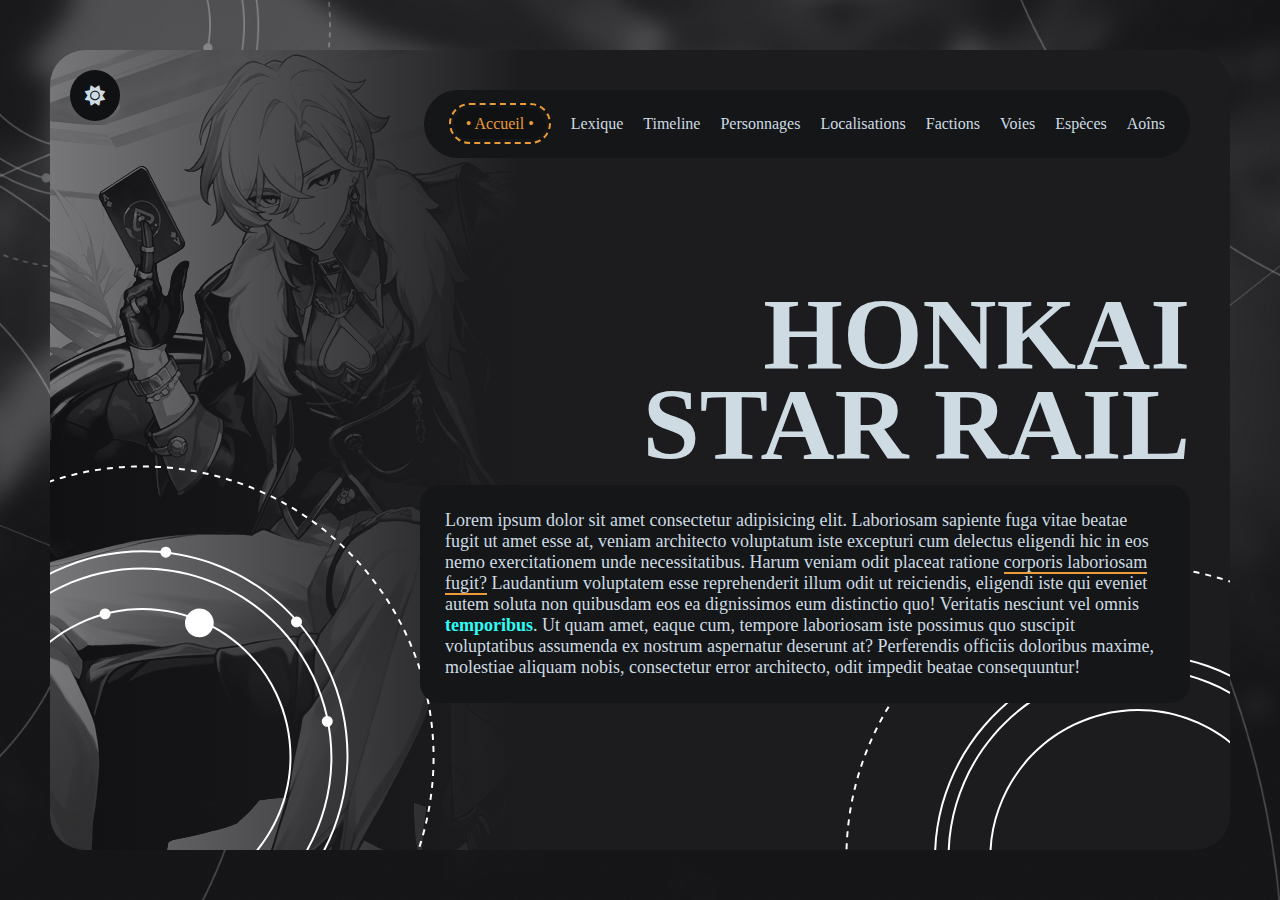
<file: index.html>
<!DOCTYPE html>
<html lang="en" data-color-scheme="dark">
<head>
    <meta charset="UTF-8">
    <meta name="viewport" content="width=device-width, initial-scale=1.0">
    <title>Accueil</title>
    <script src="https://code.jquery.com/jquery-3.6.0.min.js"></script>
    <link rel="stylesheet" href="https://cdnjs.cloudflare.com/ajax/libs/font-awesome/6.0.0/css/all.min.css">

    <link rel="stylesheet" href="style.css">
</head>
<body>

    <div id="container" class="Accueil">
    <div class="containerBG"></div>
    <div class="vector Vleft"></div>
    <div class="vector Vright"></div>
    <div id="navbarContainer"></div>
    <div class="contenu">
        <h1>Honkai<br/>Star Rail</h1>
            <p>
                Lorem ipsum dolor sit amet consectetur adipisicing elit. Laboriosam sapiente fuga vitae beatae fugit ut amet esse at, veniam architecto voluptatum iste excepturi cum delectus eligendi hic in eos nemo exercitationem unde necessitatibus. Harum veniam odit placeat ratione <u>corporis laboriosam fugit?</u> Laudantium voluptatem esse reprehenderit illum odit ut reiciendis, eligendi iste qui eveniet autem soluta non quibusdam eos ea dignissimos eum distinctio quo! Veritatis nesciunt vel omnis <b>temporibus</b>. Ut quam amet, eaque cum, tempore laboriosam iste possimus quo suscipit voluptatibus assumenda ex nostrum aspernatur deserunt at? Perferendis officiis doloribus maxime, molestiae aliquam nobis, consectetur error architecto, odit impedit beatae consequuntur!
            </p>

    </div>

    
    </div>

    <script src="scripts/navbar.js"></script>
    <script src="scripts/switch-theme.js"></script>
</body>
</html>
</file>
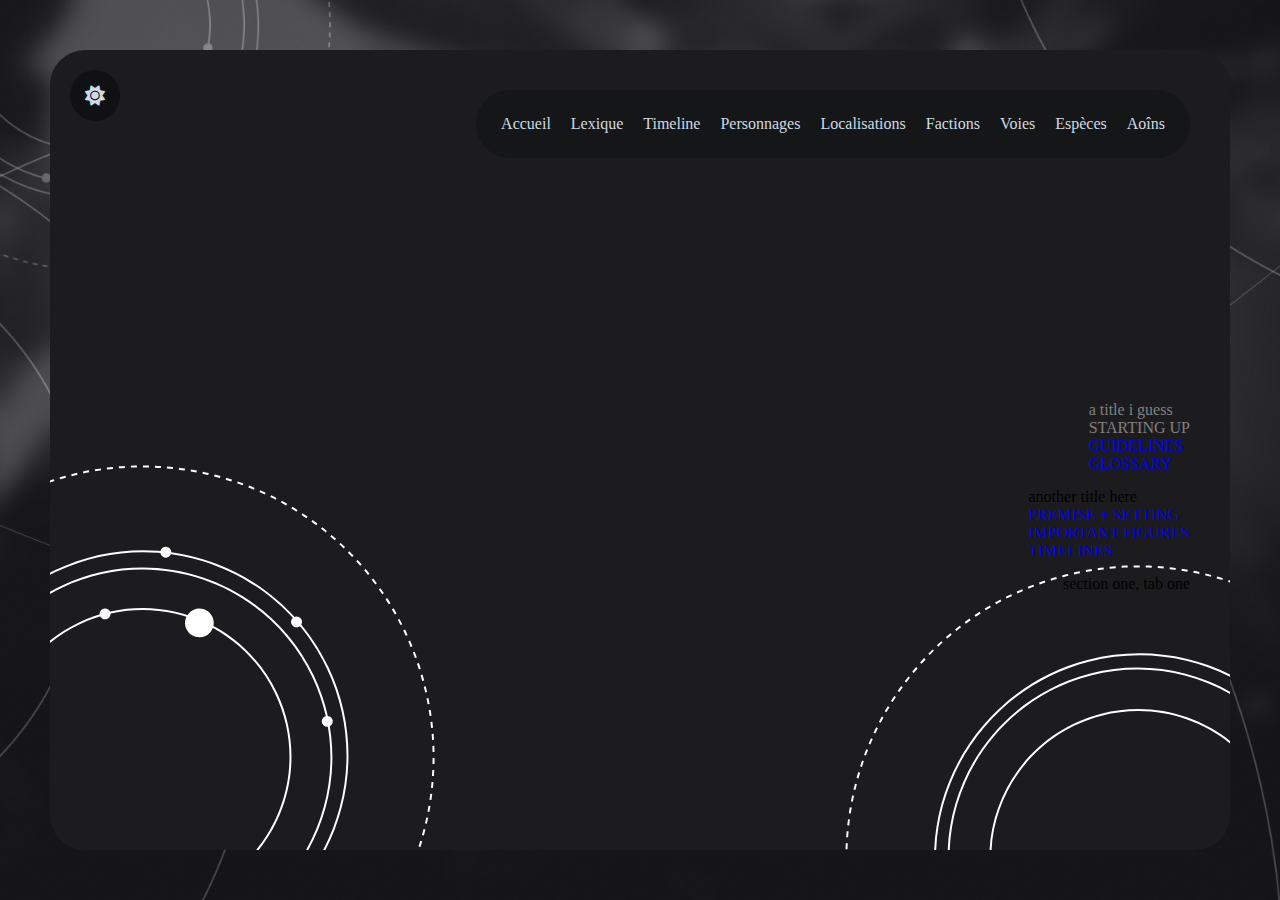
<file: aoins.html>
<!DOCTYPE html>
<html lang="en" data-color-scheme="dark">
<head>
    <meta charset="UTF-8">
    <meta name="viewport" content="width=device-width, initial-scale=1.0">
    <title>Lexique</title>
    <script src="https://code.jquery.com/jquery-3.6.0.min.js"></script>
    <link rel="stylesheet" href="https://cdnjs.cloudflare.com/ajax/libs/font-awesome/6.0.0/css/all.min.css">

    <link rel="stylesheet" href="style.css">
    <style>
      .label a {
	display: block;
	text-decoration: none;
}
.label.activeClass,
.sublabel.activeClass {
	color: gray!important;
}
.mainContent {
	position:relative;
	overflow: hidden;
}
.contentContainer,
.content {
	display: none;
}
.contentContainer.activeClass,
.content.activeClass {
	display: block;
}

.contentContainer {
	position: relative;
}
.content {
	position:relative;
}
    </style>
</head>
<body>

    <div id="container" class="Aoins">
    <div class="containerBG"></div>
    <div class="vector Vleft"></div>
    <div class="vector Vright"></div>
    <div id="navbarContainer"></div>
    <div class="contenu">
      <div class="label">
        a title i guess
        <a class="sublabel" id="subtab-1-1" href="#sec1-sub1">STARTING UP</a>
        <a class="sublabel" id="subtab-1-2" href="#sec1-sub2">GUIDELINES</a>
        <a class="sublabel" id="subtab-1-3" href="#sec1-sub3">GLOSSARY</a>
        </div>
        
        <div class="label">
        another title here
        <a class="sublabel" id="subtab-2-1" href="#sec2-sub1">PREMISE + SETTING</a>
        <a class="sublabel" id="subtab-2-2" href="#sec2-sub2">IMPORTANT FIGURES</a>
        <a class="sublabel" id="subtab-2-3" href="#sec2-sub3">TIMELINES</a>
        </div>
        
        <div class="mainContent">
        
        
        
        <div class="contentContainer">
        
        <div class="content" id="subtab-1-1-content">section one, tab one</div>
        
        <div class="content" id="subtab-1-2-content">section one, tab two</div>
        
        <div class="content" id="subtab-1-3-content">section one, tab three</div>
        
        </div>
        
        
        
        <div class="contentContainer">
        
        <div class="content" id="subtab-2-1-content">section two, tab one</div>
        
        <div class="content" id="subtab-2-2-content">section two, tab two</div>
        
        <div class="content" id="subtab-2-3-content">section two, tab three</div>
        
        </div>
        
        
        
        </div>
    </div>

    
    </div>

    <script src="scripts/navbar.js"></script>
    <script src="scripts/switch-theme.js"></script>
    <script>
      //on click, do a thing
$('.sublabel').on('click', function() {
	//assign variables for easy calling - the label clicked and its corresponding content area
	var labelID = '#' + this.id;
	var contentID = labelID + '-content';

	//remove the active class from all labels, sublabels, content containers, and contents
	$('.label').removeClass('activeClass');
	$('.sublabel').removeClass('activeClass');
	$('.contentContainer').removeClass('activeClass');
	$('.content').removeClass('activeClass');

	//add the class back to the appropriate label, sublabel, container, and content
	$(labelID).addClass('activeClass');
	$(labelID).parent().parent().addClass('activeClass');
	$(contentID).addClass('activeClass');
	$(contentID).parent().addClass('activeClass');
});

//this is so you can link to tabs!
if (window.location.hash){
	//find the hashtag at the end of the url, if there is one
	var hash = $.trim( window.location.hash );
	//if there is, assign related variables
	if (hash) $('.label a[href$="' + hash + '"].sublabel').trigger('click');
	var hashSelect = $('.label a[href$="' + hash + '"].sublabel');
	var hashTab = '#' + $(hashSelect).attr('id') + '-content';

	//remove active class from all labels etc again
	$('.label').removeClass('activeClass');
	$('.sublabel').removeClass('activeClass');
	$('.contentContainer').removeClass('activeClass');
	$('.content').removeClass('activeClass');

	//add the active class to the right labels etc
	$(hashSelect).addClass('activeClass');
	$(hashSelect).parent().parent().addClass('activeClass');
	$(hashTab).addClass('activeClass');
	$(hashTab).parent().addClass('activeClass');
} else {
	//if there is no hashtag, default to the first sublabel of the first section
	$('.label').first().addClass('activeClass');
	$('.label .sublabel').first().addClass('activeClass');
	$('.contentContainer').first().addClass('activeClass');
	$('.content').first().addClass('activeClass');
}
    </script>
</body>
</html>
</file>
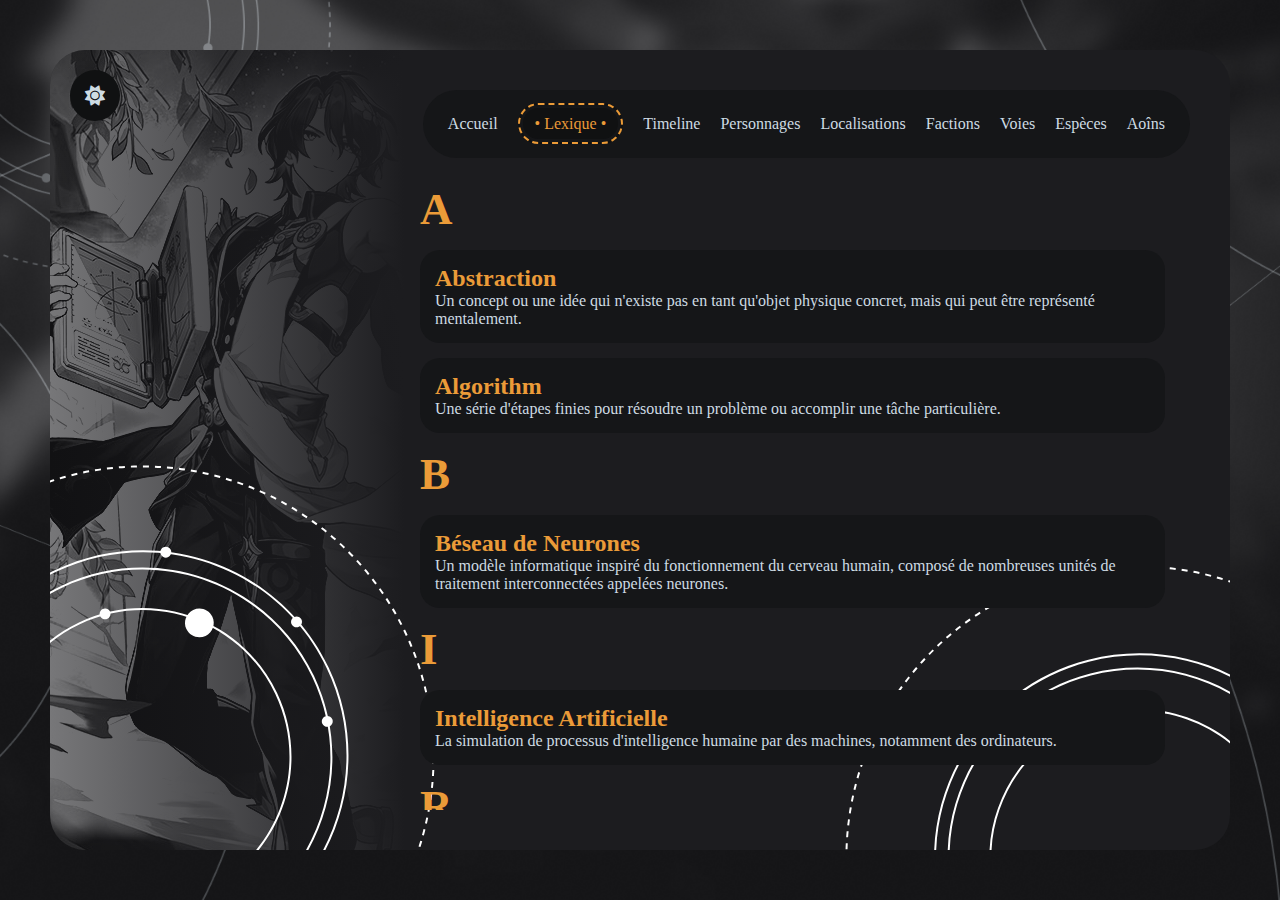
<file: lexique.html>
<!DOCTYPE html>
<html lang="en" data-color-scheme="dark">
<head>
    <meta charset="UTF-8">
    <meta name="viewport" content="width=device-width, initial-scale=1.0">
    <title>Lexique</title>
    <script src="https://code.jquery.com/jquery-3.6.0.min.js"></script>
    <link rel="stylesheet" href="https://cdnjs.cloudflare.com/ajax/libs/font-awesome/6.0.0/css/all.min.css">

    <link rel="stylesheet" href="style.css">
</head>
<body>

    <div id="container" class="Lexique">
    <div class="containerBG"></div>
    <div class="vector Vleft"></div>
    <div class="vector Vright"></div>
    <div id="navbarContainer"></div>
    <div class="contenu">
        <div id="lexique-list"></div>
    </div>

    
    </div>

    <script src="scripts/navbar.js"></script>
    <script src="scripts/switch-theme.js"></script>
    <script>
document.addEventListener("DOMContentLoaded", function() {
  fetch("json/lexique.json")
    .then(response => response.json())
    .then(data => {
      const lexique = data.lexique;
      lexique.sort((a, b) => a.mot.localeCompare(b.mot)); // Trie par ordre alphabétique

      const lexiqueList = document.getElementById("lexique-list");
      let currentLetter = null;

      lexique.forEach(item => {
        const firstLetter = item.mot.charAt(0).toUpperCase();
        if (firstLetter !== currentLetter) {
          currentLetter = firstLetter;
          const letterHeader = document.createElement("h2");
          letterHeader.textContent = currentLetter;
          lexiqueList.appendChild(letterHeader);
        }
        
        const div = document.createElement("div");
        div.classList.add("mot-lexique");

        const h3 = document.createElement("h3");
        h3.textContent = item.mot;

        const description = document.createTextNode(item.description);

        div.appendChild(h3);
        div.appendChild(description);
        lexiqueList.appendChild(div);
      });
    })
    .catch(error => console.error("Erreur lors du chargement du lexique :", error));
});

    </script>
</body>
</html>
</file>
<file: style.css>
@font-face {
    font-family: D-DIN Expf; 
    font-style: normal;
     font-weight: 500;
    src: url('https://github.com/HSR-sixtine/HSR-Lore/blob/main/fonts/D-DINExp.ttf') 
}

:root {
    --DinExp:'D-DIN Exp', "sans-serif";
    --spacegrotesk:'Space Grotesk', "sans-serif";
    --rubik:'rubik', "sans-serif";
    --arial:'arial', "sans-serif";
    --fontawesome:'Font Awesome 6 Free', 'Font Awesome 6 Brands';
    
    --link: #8383C0;
    --purple: #8383C0;  

    --success: #03A65A;
    --help: #0070E0;
    --danger: #DB3056;
    --warning: #FC8621;

    --shadow: 0px 0px 35px 0px rgba(0, 0, 0, 0.25);

    --white:#fff;
    --whiteO:255, 255, 255;
    --black:#000;
    --black0: 0, 0, 0;
    --scrollbar: 0, 0, 0;
}

:root[data-color-scheme="dark"] {

    /*couleurs*/
    --primary: #1C1C1F;
    --secondary: #151618;
    --tertiary: #101112;
    --text: #CEDBE3;
    --yellow: #EB9B38;
    --blue: #2DFDF6;

    /*image*/
    --background:url('img/background.png');

    /*filtre image*/
    --svgColor:brightness(0) invert(1);

    /*icon switch theme*/
    --themeIcon:'\f185';

}

:root[data-color-scheme="light"] {

    /*couleurs*/
    --primary: #D8E2E9;
    --secondary: #E8EEF2;
    --tertiary: #FAFBFC;
    --text: #27282B;
    --yellow: #EB9B38;
    --blue: #8383C0;

    /*image*/
    --background:url('img/background01.png');

    /*filtre image*/
    --svgColor:brightness(0) invert(0);

    /*icon switch theme*/
    --themeIcon:'\f186';
}

* {
    box-sizing: border-box;
}

body {
    background-image:var(--background);
    background-size: cover;
    background-attachment: fixed;
    margin:50px;
}

/*bloc général*/
#container {
    position: relative;
    display: flex;
    justify-content: flex-start;
    flex-direction: column;
    align-items: flex-end;
    background: var(--primary);
    overflow: hidden;
    width: 100%;
    height: calc(100vh - 100px);
    border-radius: 35px;
    padding:40px;
}

u {text-decoration: none;border-bottom: 2px solid var(--yellow);}
b {color:var(--blue);}

/*************************
IMAGE BACKGROUND
*************************/
.containerBG {
    position: absolute;
    top: 0;
    left: 0;
    background-repeat: no-repeat;
    background-position: left;
    background-size: cover;
    height: 100%;
}

.containerBG::before,.containerBG:after {
    position: absolute;
    top: 0;
    left: 0;
    background-repeat: no-repeat;
    background-position: left;
    background-size: cover;
    width: 100%;
    height: 100%;
    content: "";
}

.containerBG::before {filter: grayscale(100%) saturate(1000%) opacity(40%) contrast(180%);}
.containerBG:after {background: linear-gradient(90deg, rgba(28, 28, 31, 0.00) 0%, var(--primary) 100%);}

/*taille en fonction de la page*/
.Accueil .containerBG {width: 40%;}
.Lexique .containerBG {width: 30%;}

/*image*/
.Accueil .containerBG::before {background-image: url('img/homepage.png');}
.Lexique .containerBG:before {background-image: url('img/lexique.png');}

/*vecteurs en fond*/
.vector {
    position:absolute;
    background-image: url('img/Vector.svg');
    animation: rotate 280s linear infinite ;
    background-size: cover;
    filter:var(--svgColor);
    width: 585px;
    height: 585px;
    content: ' ';
}

.Vleft {
    transform: rotate(356deg);
    left: -200px;
    bottom: -200px;
}

.Vright {
    transform: rotate(97deg);
    right: -200px;
    bottom: -300px;
}

@keyframes rotate {
    0% {transform: rotate(0);}
    100% {transform: rotate(360deg);}
}


/*************************
NAVBAR
*************************/
#navbarContainer {
    display: flex;
    justify-content: flex-end;
    flex-direction: row;
    width: fit-content;
    z-index:999;
    background:var(--secondary);
    border-radius: 35px;
    padding:25px;
}

nav ul {
    display:flex;
    flex-wrap: wrap;
    justify-content: flex-end;
    gap:20px;
    margin: 0;
    padding: 0;
    list-style-type: none;
    color:var(--text);
}

nav ul a {
    font-family: var(--DinExp);
    font-weight: 500;
    color:var(--text);
    text-decoration:none;
}

nav ul li.active a {
    background:var(--tertiary);
    box-shadow: inset 0px 0px 0px 3px var(--secondary);
    border: 2px dashed var(--yellow);
    border-radius:35px;
    padding:10px 15px;
    color:var(--yellow);
}

nav ul li.active a:before, nav ul li.active a:after {content: ' • ';}

/*pour les icons en responsive*/
#navbarContainer span:before {
    display: none;
    font-family:var(--fontawesome); 
    font-size:15px;
    font-weight: 900;
    color:var(--text);
}

.i-Accueil:before {content:'\f015';}
.i-Lexique:before {content:'\f02d';}
.i-Timeline:before {content:'\e29c';}
.i-Personnages:before {content:'\f0c0';}
.i-Localisations:before {content:'\f3c5';}
.i-Factions:before {content:'\e533';}
.i-Voies:before {content:'\f015';}
.i-Espèces:before {content:'\f015';}
.i-Aoîns:before {content:'\f684';}

#theme-toggle {
    position: absolute;
    top: 20px;
    left: 20px;
    background: var(--tertiary);
    border: none;
    border-radius: 100%;
    padding: 15px;
    font-family: var(--fontawesome);
    font-size: 20px;
    font-weight: 600;
    color: var(--text);
}

#theme-toggle:before {content:var(--themeIcon);}

/*************************
CONTENU DE LA PAGE
*************************/
.contenu {
    position: relative;
    z-index: 2;
    display: flex;
    flex-direction: column;
    align-items: flex-end;
    justify-content: center;
    gap:15px;
    width: 70%;
    height: 100vh; /* Hauteur égale à 100% de la hauteur de la fenêtre */
    margin-top: 25px;
    overflow: hidden; /* Pour que le débordement du paragraphe soit pris en compte */

}


.Lexique {

    #lexique-list {
        width: 100%;
        overflow: auto;
        display: flex;
        flex-direction: column;
        gap: 15px;
        padding-right: 25px;
        scrollbar-width: thin;
        scrollbar-color: rgba(var(--scrollbar), 0.3) rgba(var(--scrollbar), 0.3);

    }

    h2 {
        margin:0;
        font-family: var(--DinExp);
        font-size:45px;
        font-weight: 600;
        color: var(--yellow);
    }
    
    .mot-lexique {
        background: var(--secondary);
        color: var(--text);
        font-family: var(--DinExp);
        padding: 15px;
        border-radius: 20px;
    }

    h3 {
        margin:0;
        font-family: var(--DinExp);
        font-size:24px;
        font-weight: 600;
        color: var(--yellow);
    }
}


h1 {
    color:var(--text);
    font-family: var(--DinExp);
    margin:0px;
    font-size: 8vw; /* 1.6rem * 8 = 12.8rem = 128px */
    text-transform: uppercase;
    text-align:right;
    line-height: 7vw;
}

.description {
    background:red;
    height:100vh;
    overflow:auto;
    margin:25px;
    padding:25px;
    box-sizing:border-box;

    border-radius:20px;
}

p {
    margin: 0;
    background: var(--secondary);
    font-size: 18px;
    font-family: var(--DinExp);
    color: var(--text);
    border-radius: 20px;
    overflow: auto;
    border: 25px solid var(--secondary);
}

/********************************
MEDIAS QUERIES
********************************/
@media screen and (max-width: 710px) {
    #container {flex-direction: row-reverse;gap: 25px;}
    .containerBG {display:none;}
    .vector {display:none;}

    #navbarContainer {height: 100%;justify-content: center;}

    #navbarContainer span:before {display:inline-block;}

    nav ul {
        flex-direction: column;
        align-items: center;
        justify-content: flex-start;
        gap: 15px;
    }

    nav ul a {font-size:0;}

    nav ul li.active a {
        background:none;
        box-shadow:none;
        border:none;
        border-radius:none;
        padding:0;
        color:var(--yellow);
    }

    .contenu {
        width: 100%;
        margin-top:0px;
        height:calc(100vh - 190px);
        justify-content: flex-start;
    }
}

@media screen and (max-width: 450px) {
    body {margin:0;}

    #container {
        border-radius: 0px;
        height:100vh;
        padding: 20px;
        align-items: flex-start;
    }

    #navbarContainer {border-radius:10px;}

    .contenu {height:calc(100vh - 40px);}
}
</file>
